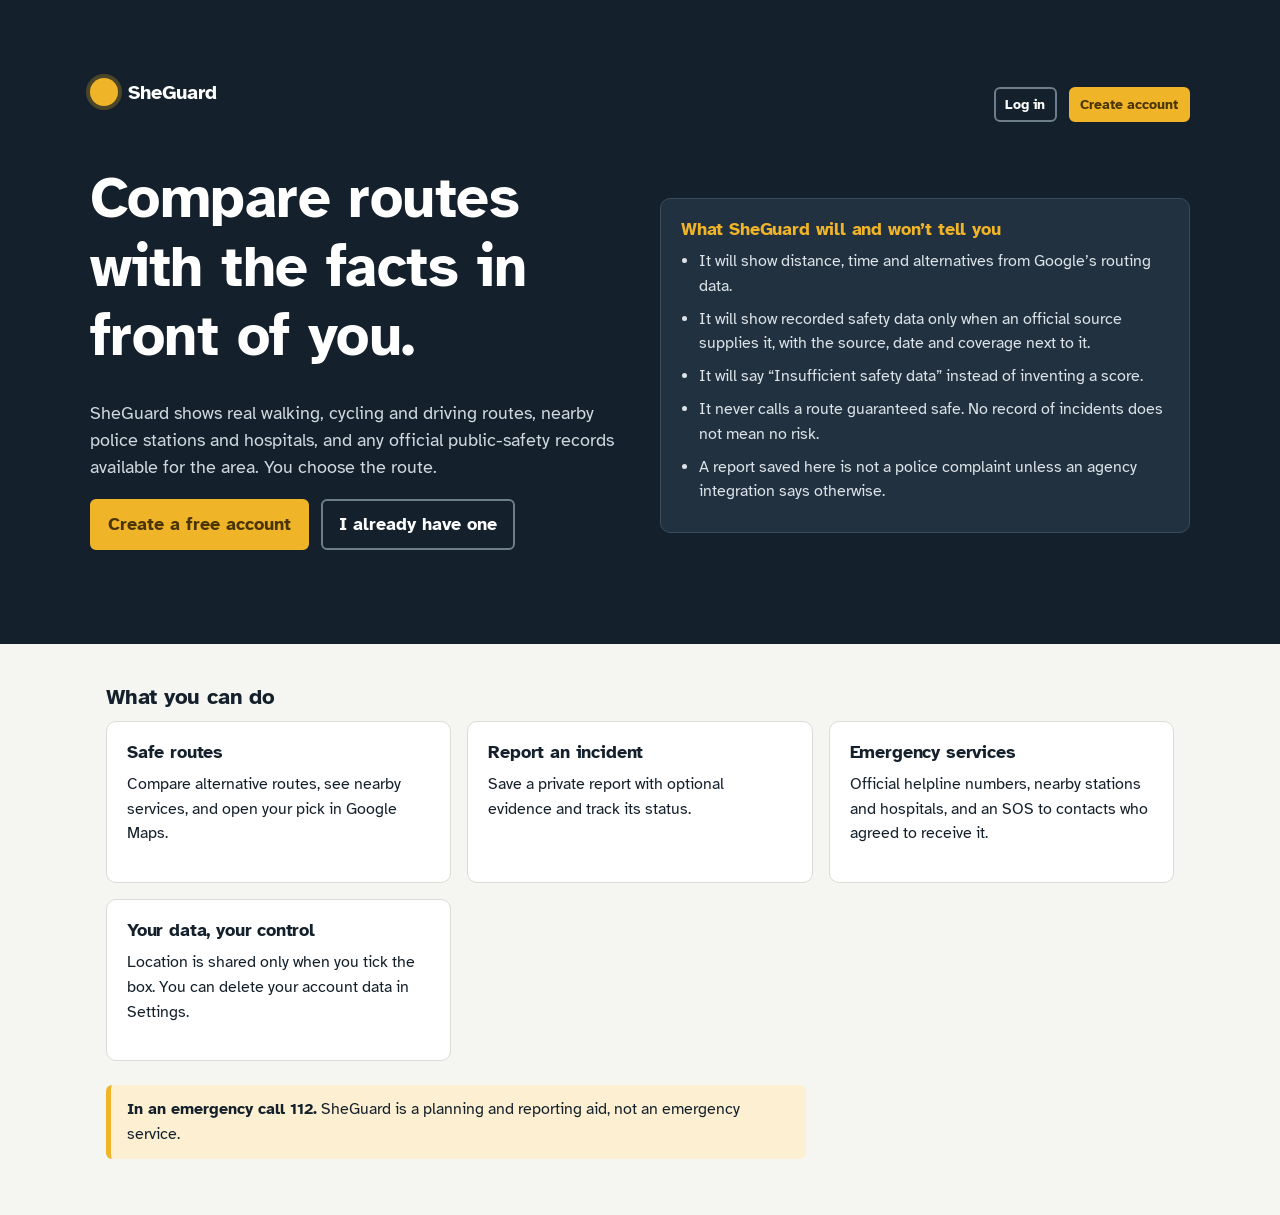
<file: SheGuard/index.html>
<!DOCTYPE html>
<html lang="en">
<head>
<meta charset="utf-8">
<meta name="viewport" content="width=device-width, initial-scale=1">
<title>Plan routes, report incidents, reach help — SheGuard</title>
<meta name="description" content="SheGuard — route comparison, incident reporting and emergency tools.">
<link rel="preconnect" href="https://fonts.googleapis.com"><link rel="preconnect" href="https://fonts.gstatic.com" crossorigin><link href="https://fonts.googleapis.com/css2?family=Atkinson+Hyperlegible:wght@400;700&display=swap" rel="stylesheet">
<link rel="stylesheet" href="css/styles.css">
</head>
<body data-page="index">
<!-- index.html: public landing page. No Firebase calls are made here. -->
<header class="hero">
  <div class="topbar">
    <a class="brand" href="index.html"><span class="brand-mark" aria-hidden="true"></span>SheGuard</a>
    <nav class="row" aria-label="Account"><a class="btn secondary small" style="color:#fff;border-color:#6d7d8a" href="login.html">Log in</a><a class="btn lamp small" href="register.html">Create account</a></nav>
  </div>
  <div class="hero-inner">
    <div>
      <h1>Compare routes with the facts in front of you.</h1>
      <p>SheGuard shows real walking, cycling and driving routes, nearby police stations and hospitals, and any official public-safety records available for the area. You choose the route.</p>
      <p class="row"><a class="btn lamp" href="register.html">Create a free account</a><a class="btn secondary" style="color:#fff;border-color:#6d7d8a" href="login.html">I already have one</a></p>
    </div>
    <aside class="honesty" aria-labelledby="honest-h">
      <h2 id="honest-h">What SheGuard will and won’t tell you</h2>
      <ul>
        <li>It will show distance, time and alternatives from Google’s routing data.</li>
        <li>It will show recorded safety data only when an official source supplies it, with the source, date and coverage next to it.</li>
        <li>It will say “Insufficient safety data” instead of inventing a score.</li>
        <li>It never calls a route guaranteed safe. No record of incidents does not mean no risk.</li>
        <li>A report saved here is not a police complaint unless an agency integration says otherwise.</li>
      </ul>
    </aside>
  </div>
</header>
<section class="section" aria-labelledby="f-h">
  <h2 id="f-h">What you can do</h2>
  <div class="grid cols-2">
    <article class="card"><h3>Safe routes</h3><p>Compare alternative routes, see nearby services, and open your pick in Google Maps.</p></article>
    <article class="card"><h3>Report an incident</h3><p>Save a private report with optional evidence and track its status.</p></article>
    <article class="card"><h3>Emergency services</h3><p>Official helpline numbers, nearby stations and hospitals, and an SOS to contacts who agreed to receive it.</p></article>
    <article class="card"><h3>Your data, your control</h3><p>Location is shared only when you tick the box. You can delete your account data in Settings.</p></article>
  </div>
  <p class="notice warn" style="margin-top:1.5rem"><b>In an emergency call 112.</b> SheGuard is a planning and reporting aid, not an emergency service.</p>
</section>
</body>
</html>
</file>
<file: SheGuard/css/styles.css>
/* =============================================================
   SheGuard — shared stylesheet (ordinary CSS3, no frameworks)
   Design tokens live in :root so every page stays consistent.
   Palette: ink (night-shift navy), lamp (streetlight amber),
   teal (route accent), alert (red, used ONLY for emergencies/errors).
   ============================================================= */
:root{
  --ink:#14202b; --ink-2:#22313f; --ink-3:#3a4b5a;
  --paper:#f5f6f2; --card:#ffffff; --line:#d9ddd5; --muted:#5b6670;
  --lamp:#f0b429; --lamp-ink:#4a3500;
  --teal:#1b7f79; --teal-soft:#dcefed;
  --alert:#b3261e; --alert-soft:#fbe4e2;
  --ok:#2e7d4f; --ok-soft:#e1f1e7;
  --warn:#8a5a00; --warn-soft:#fdf0d2;
  --radius:10px; --radius-sm:6px;
  --font:"Atkinson Hyperlegible",system-ui,-apple-system,"Segoe UI",Roboto,sans-serif;
  --sidebar-w:248px;
}
*{box-sizing:border-box}
html{scroll-behavior:smooth}
body{margin:0;font-family:var(--font);background:var(--paper);color:var(--ink);line-height:1.55;font-size:16px}
h1,h2,h3{line-height:1.2;margin:0 0 .5em;letter-spacing:-.01em}
h1{font-size:1.9rem} h2{font-size:1.35rem} h3{font-size:1.1rem}
p{margin:0 0 1em;max-width:70ch}
a{color:var(--teal)}
:focus-visible{outline:3px solid var(--lamp);outline-offset:2px}
.sr-only{position:absolute;width:1px;height:1px;overflow:hidden;clip:rect(0 0 0 0);white-space:nowrap}
@media (prefers-reduced-motion:reduce){*{animation:none!important;transition:none!important}}

/* ---------- App shell: sidebar + content ---------- */
.app{display:grid;grid-template-columns:var(--sidebar-w) 1fr;min-height:100vh}
.sidebar{background:var(--ink);color:#e9eef2;padding:1.25rem 1rem;position:sticky;top:0;height:100vh;overflow:auto}
.brand{display:flex;align-items:center;gap:.6rem;font-weight:700;font-size:1.25rem;color:#fff;text-decoration:none;margin-bottom:1.5rem}
.brand-mark{width:28px;height:28px;border-radius:50%;background:var(--lamp);display:inline-block;box-shadow:0 0 0 4px rgba(240,180,41,.25)}
.nav{list-style:none;margin:0;padding:0;display:grid;gap:.15rem}
.nav a{display:block;padding:.6rem .75rem;border-radius:var(--radius-sm);color:#cfd8df;text-decoration:none}
.nav a:hover{background:var(--ink-2);color:#fff}
.nav a[aria-current="page"]{background:var(--lamp);color:var(--lamp-ink);font-weight:700}
.nav-sep{border-top:1px solid var(--ink-3);margin:.75rem 0}
.sidebar-user{font-size:.85rem;color:#aab6c0;margin:1rem 0 .5rem;word-break:break-all}
.content{padding:2rem clamp(1rem,3vw,2.5rem);max-width:1200px;width:100%}
.menu-btn{display:none}
@media (max-width:860px){
  .app{grid-template-columns:1fr}
  .sidebar{position:fixed;inset:0 25% 0 0;z-index:30;transform:translateX(-100%);transition:transform .2s}
  .sidebar.open{transform:none}
  .menu-btn{display:inline-flex;margin:.75rem 1rem 0}
}

/* ---------- Components ---------- */
.card{background:var(--card);border:1px solid var(--line);border-radius:var(--radius);padding:1.25rem}
.grid{display:grid;gap:1rem}
.grid.cols-2{grid-template-columns:repeat(auto-fit,minmax(300px,1fr))}
.grid.cols-4{grid-template-columns:repeat(auto-fit,minmax(190px,1fr))}
.stat b{display:block;font-size:2rem;line-height:1}
.stat span{color:var(--muted);font-size:.9rem}
.row{display:flex;gap:.75rem;flex-wrap:wrap;align-items:center}
.spread{justify-content:space-between}
.muted{color:var(--muted)} .small{font-size:.875rem}
.btn{font:inherit;font-weight:700;border:2px solid var(--ink);background:var(--ink);color:#fff;padding:.6rem 1rem;border-radius:var(--radius-sm);cursor:pointer;text-decoration:none;display:inline-block}
.btn:hover{background:var(--ink-2)}
.btn[disabled]{opacity:.55;cursor:not-allowed}
.btn.secondary{background:transparent;color:var(--ink)}
.btn.lamp{background:var(--lamp);border-color:var(--lamp);color:var(--lamp-ink)}
.btn.danger{background:var(--alert);border-color:var(--alert)}
.btn.small{padding:.3rem .6rem;font-size:.85rem}
label{display:block;font-weight:700;margin-bottom:.25rem}
input,select,textarea{font:inherit;width:100%;padding:.6rem .7rem;border:1.5px solid #9aa5ad;border-radius:var(--radius-sm);background:#fff;color:var(--ink)}
textarea{min-height:110px;resize:vertical}
.field{margin-bottom:1rem}
.hint{font-size:.85rem;color:var(--muted);margin-top:.25rem}
.check{display:flex;gap:.6rem;align-items:flex-start;font-weight:400}
.check input{width:auto;margin-top:.3rem}
.badge{display:inline-block;padding:.1rem .55rem;border-radius:99px;font-size:.78rem;font-weight:700;border:1px solid transparent}
.badge.ok{background:var(--ok-soft);color:var(--ok);border-color:#b7dcc5}
.badge.warn{background:var(--warn-soft);color:var(--warn);border-color:#ecd28f}
.badge.bad{background:var(--alert-soft);color:var(--alert);border-color:#efb6b2}
.badge.info{background:var(--teal-soft);color:var(--teal);border-color:#a9d3cf}
.badge.neutral{background:#e8ebe6;color:var(--ink-3);border-color:var(--line)}
.notice{border-left:5px solid var(--teal);background:var(--teal-soft);padding:.75rem 1rem;border-radius:var(--radius-sm);margin:0 0 1rem}
.notice.warn{border-color:var(--lamp);background:var(--warn-soft)}
.notice.bad{border-color:var(--alert);background:var(--alert-soft)}
.notice.ok{border-color:var(--ok);background:var(--ok-soft)}
table{width:100%;border-collapse:collapse;font-size:.95rem}
th,td{text-align:left;padding:.55rem .6rem;border-bottom:1px solid var(--line);vertical-align:top}
.table-wrap{overflow-x:auto}
.empty{padding:2rem;text-align:center;color:var(--muted);border:2px dashed var(--line);border-radius:var(--radius)}
.spinner{display:inline-block;width:1em;height:1em;border:3px solid var(--line);border-top-color:var(--teal);border-radius:50%;animation:spin .8s linear infinite;vertical-align:-.15em}
@keyframes spin{to{transform:rotate(360deg)}}

/* ---------- Auth pages ---------- */
.auth-wrap{min-height:100vh;display:grid;place-items:center;padding:1.5rem}
.auth-card{width:min(440px,100%)}

/* ---------- Landing page ---------- */
.hero{background:var(--ink);color:#fff;padding:clamp(2rem,6vw,5rem) clamp(1rem,5vw,4rem)}
.hero-inner{max-width:1100px;margin:auto;display:grid;gap:2.5rem;grid-template-columns:repeat(auto-fit,minmax(300px,1fr));align-items:center}
.hero h1{font-size:clamp(2.2rem,5vw,3.6rem)}
.hero p{color:#cfd8df;font-size:1.1rem}
.honesty{background:var(--ink-2);border:1px solid var(--ink-3);border-radius:var(--radius);padding:1.25rem}
.honesty h2{color:var(--lamp);font-size:1.1rem}
.honesty ul{margin:0;padding-left:1.1rem;color:#dbe3e8} .honesty li{margin-bottom:.5rem}
.section{max-width:1100px;margin:auto;padding:2.5rem 1rem}
.topbar{display:flex;justify-content:space-between;align-items:center;max-width:1100px;margin:0 auto 2rem}

/* ---------- Safe routes ---------- */
.routes-layout{display:grid;grid-template-columns:minmax(300px,380px) 1fr;gap:1rem;align-items:start}
@media (max-width:1000px){.routes-layout{grid-template-columns:1fr}}
#map{height:min(70vh,640px);min-height:360px;border-radius:var(--radius);border:1px solid var(--line);background:#e8ebe6}
.route-opt{border:2px solid var(--line);border-radius:var(--radius);padding:.8rem;margin-bottom:.6rem;cursor:pointer;background:#fff}
.route-opt[aria-pressed="true"]{border-color:var(--teal);background:var(--teal-soft)}
.route-opt dl{display:grid;grid-template-columns:auto 1fr;gap:.15rem .75rem;margin:.5rem 0 0;font-size:.9rem}
.route-opt dt{color:var(--muted)} .route-opt dd{margin:0}
gmp-place-autocomplete{width:100%;color-scheme:light}
.steps{padding-left:1.2rem;font-size:.92rem}
</file>
